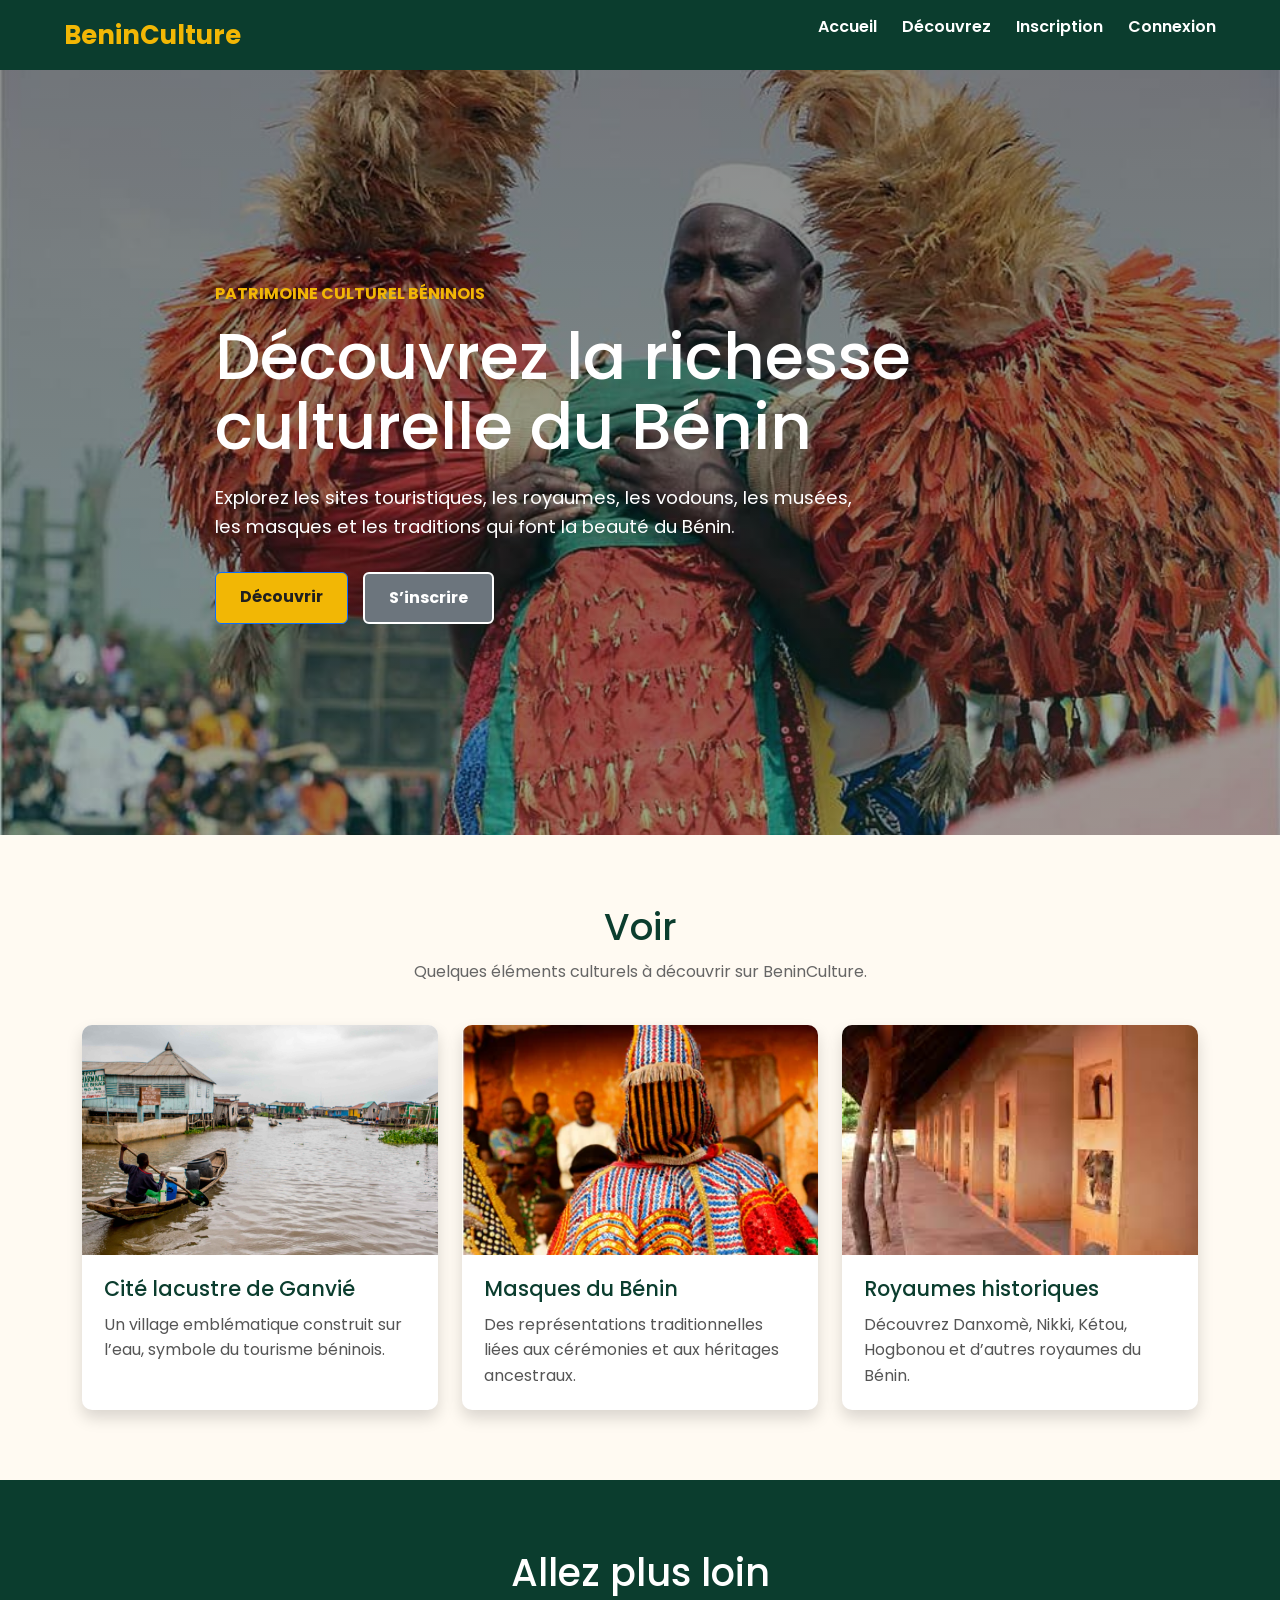
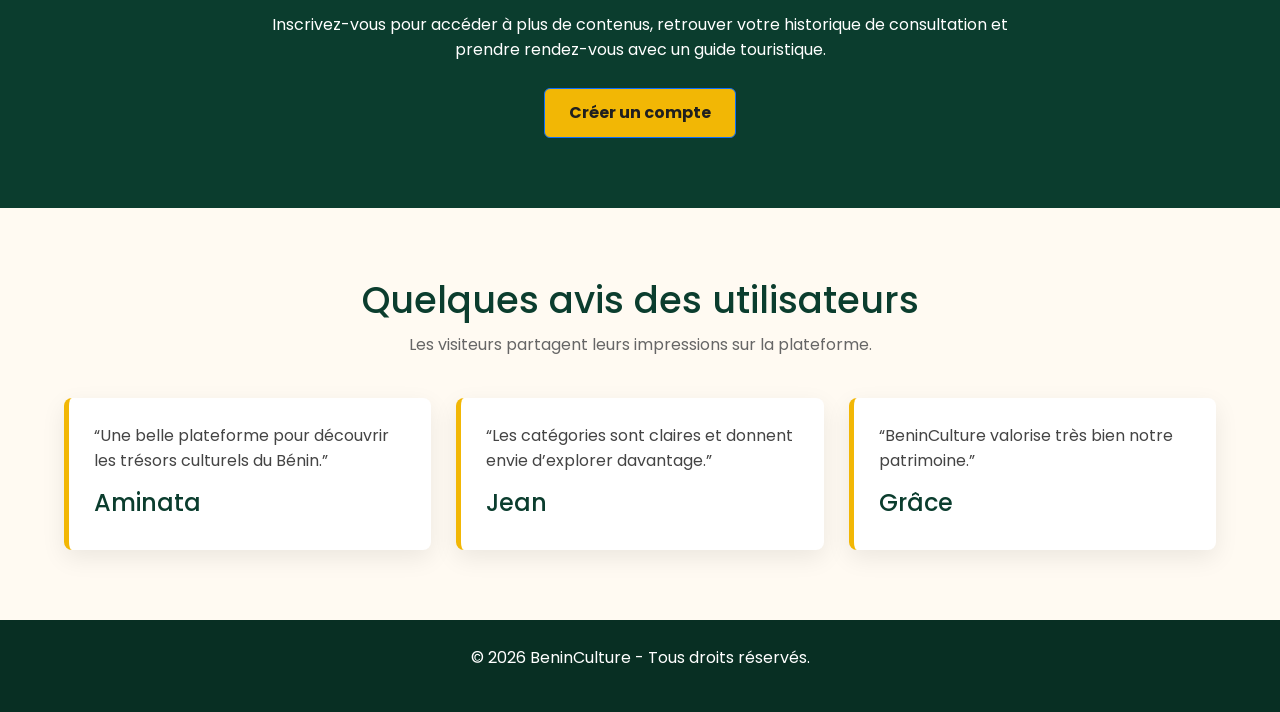
<file: index.html>
<!DOCTYPE html>
<html lang="fr">
<head>
    <meta charset="UTF-8">
    <meta name="viewport" content="width=device-width, initial-scale=1.0">
    <title>BeninCulture - Accueil</title>
    <link href="https://cdn.jsdelivr.net/npm/bootstrap@5.3.3/dist/css/bootstrap.min.css" rel="stylesheet">
    <link rel="preconnect" href="https://fonts.googleapis.com">
    <link rel="preconnect" href="https://fonts.gstatic.com" crossorigin>
    <link href="https://fonts.googleapis.com/css2?family=Poppins:wght@400;500;600;700;800&display=swap" rel="stylesheet">
    <link rel="stylesheet" href="assets/css/style.css">
    <link rel="stylesheet" href="assets/css/index.css"> 
</head>
<body>

<header class="header">
    <nav class="navbar">
        <a href="index.html" class="logo">BeninCulture</a>

        <ul class="nav-links">
            <li><a href="index.html">Accueil</a></li>

            <li class="dropdown">
                <a href="pages/decouvrir.html">Découvrez</a>
                <ul class="dropdown-menu">
                    <li><a href="pages/vodouns.html">Vodouns du Bénin</a></li>
                    <li><a href="pages/royaumes.html">Royaumes du Bénin</a></li>
                    <li><a href="pages/villes.html">Villes à statut particulières</a></li>
                    <li><a href="pages/sites.html">Sites touristiques</a></li>
                    <li><a href="pages/musees.html">Musées du Bénin</a></li>
                    <li><a href="pages/danses.html">Danses traditionnelles</a></li>
                    <li><a href="pages/masques.html">Masques du Bénin</a></li>
                </ul>
            </li>

            <li><a href="pages/inscription.html">Inscription</a></li>
            <li><a href="pages/connexion.html">Connexion</a></li>
        </ul>
    </nav>
</header>

<main>

    <section class="hero">
        <div class="hero-content">
            <span class="hero-label">Patrimoine culturel béninois</span>
            <h1>Découvrez la richesse culturelle du Bénin</h1>
            <p>
                Explorez les sites touristiques, les royaumes, les vodouns,
                les musées, les masques et les traditions qui font la beauté du Bénin.
            </p>

            <div class="hero-actions">
                <a href="pages/decouvrir.html" class="btn btn-primary">Découvrir</a>
                <a href="pages/inscription.html" class="btn btn-secondary">S’inscrire</a>
            </div>
        </div>
    </section>

    <section class="section voir-section">
    <div class="section-title">
        <h2>Voir</h2>
        <p>Quelques éléments culturels à découvrir sur BeninCulture.</p>
    </div>

    <div class="container">
        <div class="row g-4">
            <div class="col-12 col-md-4">
                <a href="pages/sites.html" class="card-link">
                <article class="card culture-card h-100 shadow">
                    <img src="assets/images/Les sites touristiques/Illustration-Ganvié.jpg" class="card-img-top" alt="Cité lacustre de Ganvié">
                    <div class="card-body">
                        <h3 class="card-title">Cité lacustre de Ganvié</h3>
                        <p class="card-text">
                            Un village emblématique construit sur l’eau, symbole du tourisme béninois.
                        </p>
                    </div>
                </article>
                </a>
            </div>

            <div class="col-12 col-md-4">
                <a href="pages/masques.html" class="card-link">
                    <article class="card culture-card h-100 shadow">
                        <img src="assets/images/Masques du Benin/Masque Egungun.webp" class="card-img-top" alt="Masque Egungun">
                        <div class="card-body">
                            <h3 class="card-title">Masques du Bénin</h3>
                            <p class="card-text">
                                Des représentations traditionnelles liées aux cérémonies et aux héritages ancestraux.
                            </p>
                        </div>
                    </article>
                </a>
            </div>

            <div class="col-12 col-md-4">
                <a href="pages/royaumes.html" class="card-link">
                    <article class="card culture-card h-100 shadow">
                        <img src="assets/images/Royaumes/Royaume de DANXOME.jpeg" class="card-img-top" alt="Palais royaux d’Abomey">
                        <div class="card-body">
                            <h3 class="card-title">Royaumes historiques</h3>
                            <p class="card-text">
                                Découvrez Danxomè, Nikki, Kétou, Hogbonou et d’autres royaumes du Bénin.
                            </p>
                        </div>
                    </article>
                </a>
            </div>

        </div>
    </div>
</section>

    <section class="section more-section">
        <div class="more-content">
            <h2>Allez plus loin</h2>
            <p>
                Inscrivez-vous pour accéder à plus de contenus, retrouver votre historique
                de consultation et prendre rendez-vous avec un guide touristique.
            </p>
            <a href="pages/inscription.html" class="btn btn-primary">Créer un compte</a>
        </div>
    </section>

    <section class="section avis-section">
        <div class="section-title">
            <h2>Quelques avis des utilisateurs</h2>
            <p>Les visiteurs partagent leurs impressions sur la plateforme.</p>
        </div>

        <div class="avis-list">
            <article class="avis-card">
                <p>
                    “Une belle plateforme pour découvrir les trésors culturels du Bénin.”
                </p>
                <h4>Aminata</h4>
            </article>

            <article class="avis-card">
                <p>
                    “Les catégories sont claires et donnent envie d’explorer davantage.”
                </p>
                <h4>Jean</h4>
            </article>

            <article class="avis-card">
                <p>
                    “BeninCulture valorise très bien notre patrimoine.”
                </p>
                <h4>Grâce</h4>
            </article>
        </div>
    </section>

</main>

<footer class="footer">
    <p>&copy; 2026 BeninCulture - Tous droits réservés.</p>
</footer>

</body>
</html>
</file>
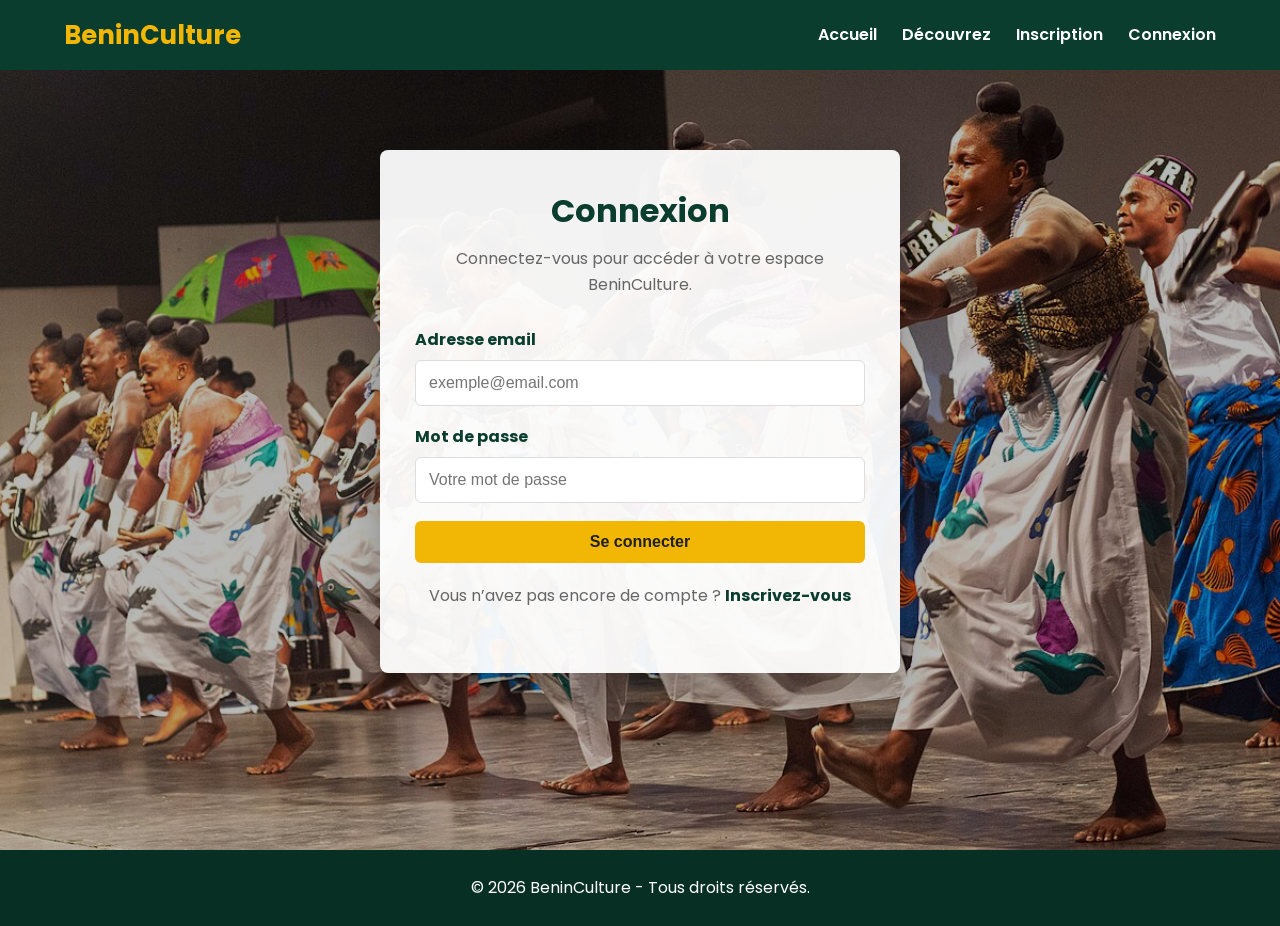
<file: Pages/connexion.html>
<!DOCTYPE html>
<html lang="fr">
<head>
    <meta charset="UTF-8">
    <meta name="viewport" content="width=device-width, initial-scale=1.0">
    <title>Connexion - BeninCulture</title>
    <link rel="preconnect" href="https://fonts.gstatic.com" crossorigin>
    <link href="https://fonts.googleapis.com/css2?family=Poppins:wght@400;500;600;700;800&display=swap" rel="stylesheet">
    <link rel="stylesheet" href="../assets/css/style.css">
    <link rel="stylesheet" href="../assets/css/connexion.css">
</head>
<body>

<header class="header">
    <nav class="navbar">
        <a href="../index.html" class="logo">BeninCulture</a>

        <ul class="nav-links">
            <li><a href="../index.html">Accueil</a></li>

            <li class="dropdown">
                <a href="decouvrir.html">Découvrez</a>
                <ul class="dropdown-menu">
                    <li><a href="vodouns.html">Vodouns du Bénin</a></li>
                    <li><a href="royaumes.html">Royaumes du Bénin</a></li>
                    <li><a href="villes.html">Villes particulières</a></li>
                    <li><a href="sites.html">Sites touristiques</a></li>
                    <li><a href="musees.html">Musées du Bénin</a></li>
                    <li><a href="danses.html">Danses traditionnelles</a></li>
                    <li><a href="masques.html">Masques du Bénin</a></li>
                </ul>
            </li>

            <li><a href="inscription.html">Inscription</a></li>
            <li><a href="connexion.html">Connexion</a></li>
        </ul>
    </nav>
</header>

<main>
    <section class="connexion-section">
        <div class="connexion-container">
            <h1>Connexion</h1>
            <p>Connectez-vous pour accéder à votre espace BeninCulture.</p>

            <form id="formConnexion">
                <div class="form-group">
                    <label for="emailConnexion">Adresse email</label>
                    <input type="email" id="emailConnexion" placeholder="exemple@email.com">
                    <small class="error-message" id="errorEmailConnexion"></small>
                </div>

                <div class="form-group">
                    <label for="motdepasseConnexion">Mot de passe</label>
                    <input type="password" id="motdepasseConnexion" placeholder="Votre mot de passe">
                    <small class="error-message" id="errorMotdepasseConnexion"></small>
                </div>

                <button type="submit" class="btn btn-primary form-btn">Se connecter</button>

                <p id="successConnexion" class="success-message"></p>
            </form>

            <p class="form-link">
                Vous n’avez pas encore de compte ?
                <a href="inscription.html">Inscrivez-vous</a>
            </p>
        </div>
    </section>
</main>

<footer class="footer">
    <p>&copy; 2026 BeninCulture - Tous droits réservés.</p>
</footer>

<script src="../assets/js/app.js"></script>
</body>
</html>
</file>
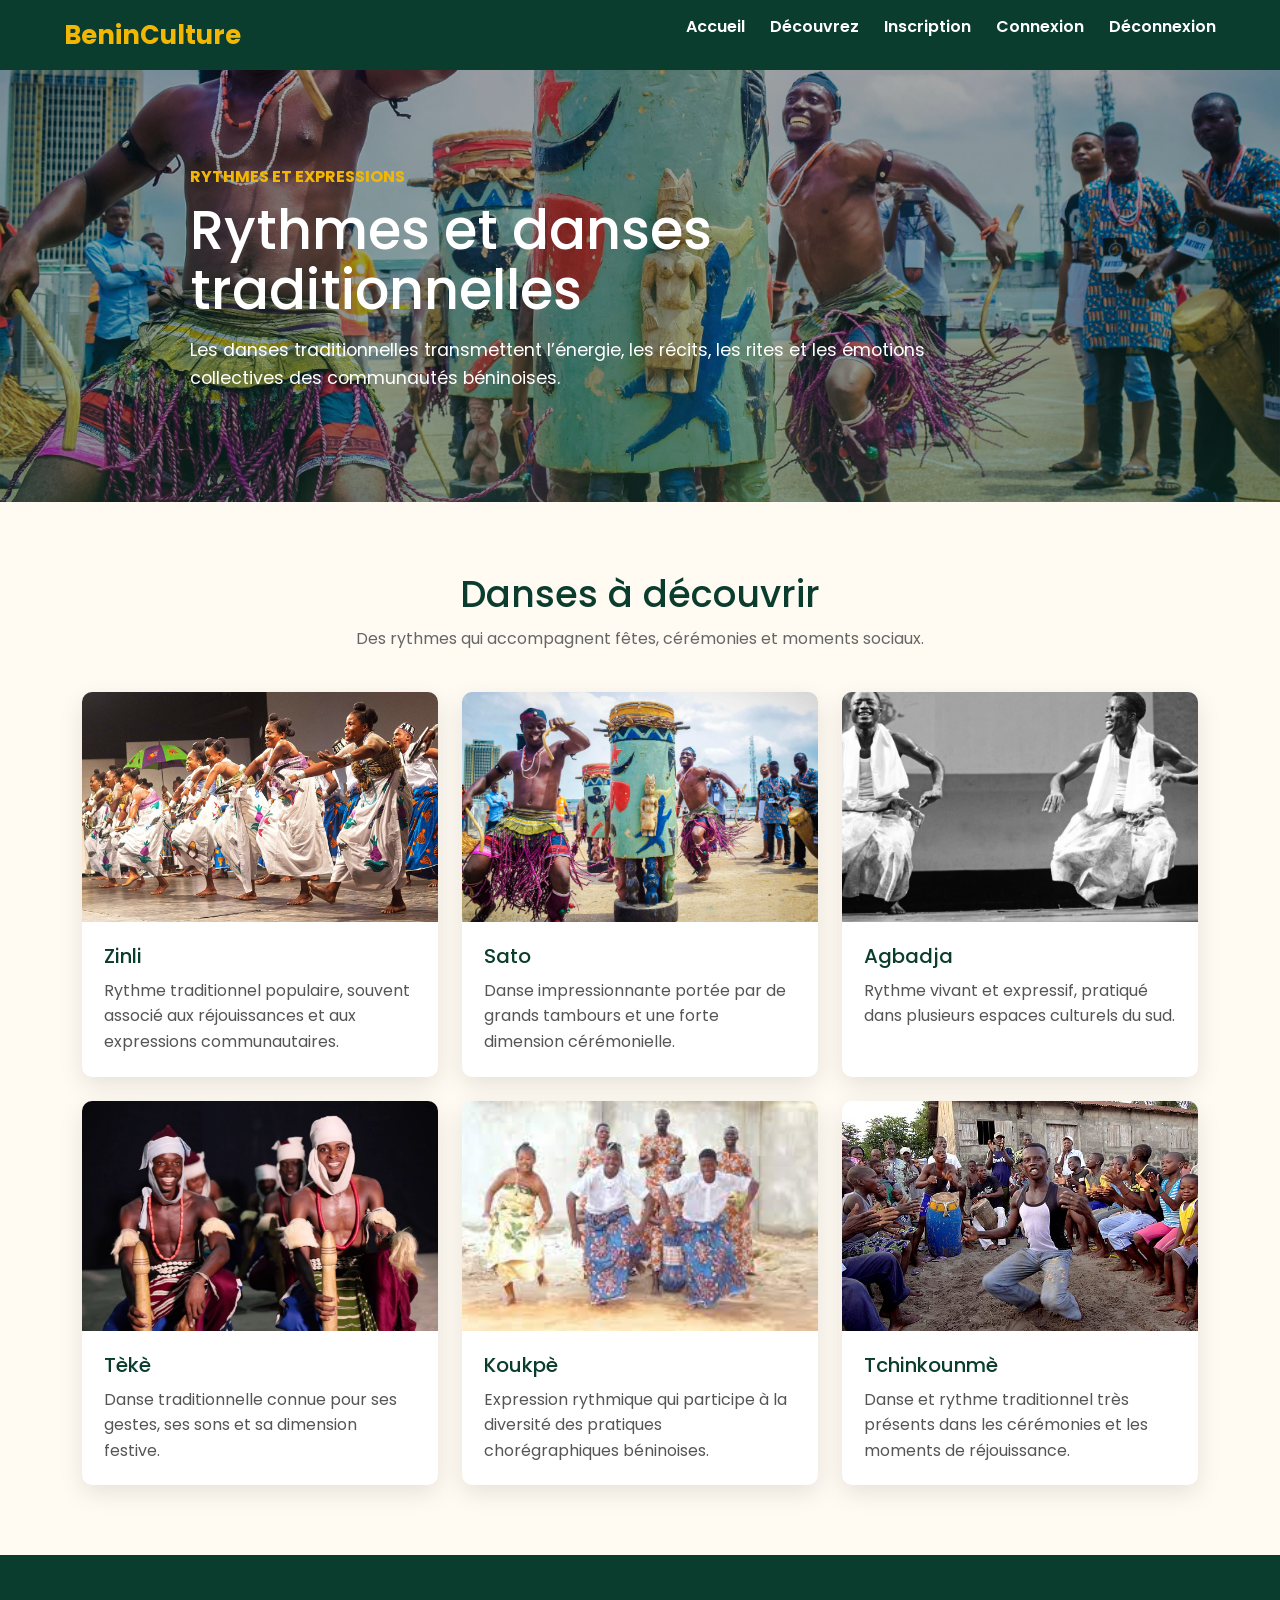
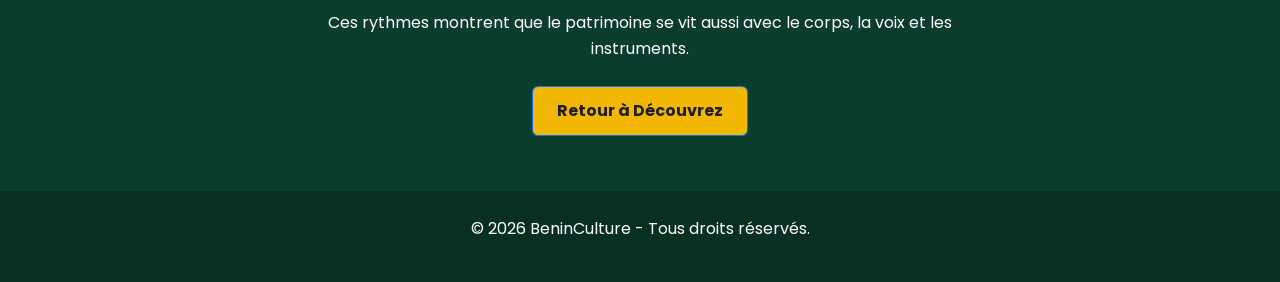
<file: Pages/danses.html>
<!DOCTYPE html>
<html lang="fr">
<head>
    <meta charset="UTF-8">
    <meta name="viewport" content="width=device-width, initial-scale=1.0">
    <title>Danses traditionnelles - BeninCulture</title>
    <link href="https://cdn.jsdelivr.net/npm/bootstrap@5.3.3/dist/css/bootstrap.min.css" rel="stylesheet">
    <link rel="preconnect" href="https://fonts.gstatic.com" crossorigin>
    <link href="https://fonts.googleapis.com/css2?family=Poppins:wght@400;500;600;700;800&display=swap" rel="stylesheet">
    <link rel="stylesheet" href="../assets/css/style.css">
    <link rel="stylesheet" href="../assets/css/culture.css">
</head>
<body>
<header class="header"><nav class="navbar"><a href="../index.html" class="logo">BeninCulture</a><ul class="nav-links"><li><a href="../index.html">Accueil</a></li><li class="dropdown"><a href="decouvrir.html">Découvrez</a><ul class="dropdown-menu"><li><a href="vodouns.html">Vodouns du Bénin</a></li><li><a href="royaumes.html">Royaumes du Bénin</a></li><li><a href="villes.html">Villes particulières</a></li><li><a href="sites.html">Sites touristiques</a></li><li><a href="musees.html">Musées du Bénin</a></li><li><a href="danses.html">Danses traditionnelles</a></li><li><a href="masques.html">Masques du Bénin</a></li></ul></li><li><a href="inscription.html">Inscription</a></li><li><a href="connexion.html">Connexion</a></li><li><a href="#" id="btnDeconnexion">Déconnexion</a></li></ul></nav></header>
<main>
    <section class="culture-hero" style="background-image: url('../assets/images/Rythmes et danses culturelles ou traditionnelles/Danse sato.jpg');"><div class="culture-hero-content"><span>Rythmes et expressions</span><h1>Rythmes et danses traditionnelles</h1><p>Les danses traditionnelles transmettent l’énergie, les récits, les rites et les émotions collectives des communautés béninoises.</p></div></section>
    <section class="culture-section"><div class="section-title"><h2>Danses à découvrir</h2><p>Des rythmes qui accompagnent fêtes, cérémonies et moments sociaux.</p></div><div class="container"><div class="row g-4">
        <div class="col-12 col-md-6 col-lg-4"><article class="card culture-card"><img src="../assets/images/Rythmes et danses culturelles ou traditionnelles/Danse_traditionnel_Zinli_au_Bénin.jpg" alt="Danse Zinli"><div class="card-body"><h3>Zinli</h3><p>Rythme traditionnel populaire, souvent associé aux réjouissances et aux expressions communautaires.</p></div></article></div>
        <div class="col-12 col-md-6 col-lg-4"><article class="card culture-card"><img src="../assets/images/Rythmes et danses culturelles ou traditionnelles/Danse sato.jpg" alt="Danse Sato"><div class="card-body"><h3>Sato</h3><p>Danse impressionnante portée par de grands tambours et une forte dimension cérémonielle.</p></div></article></div>
        <div class="col-12 col-md-6 col-lg-4"><article class="card culture-card"><img src="../assets/images/Rythmes et danses culturelles ou traditionnelles/Danse agbadja.jpg" alt="Danse Agbadja"><div class="card-body"><h3>Agbadja</h3><p>Rythme vivant et expressif, pratiqué dans plusieurs espaces culturels du sud.</p></div></article></div>
        <div class="col-12 col-md-6 col-lg-4"><article class="card culture-card"><img src="../assets/images/Rythmes et danses culturelles ou traditionnelles/Danse Tèkè.jpeg" alt="Danse Tèkè"><div class="card-body"><h3>Tèkè</h3><p>Danse traditionnelle connue pour ses gestes, ses sons et sa dimension festive.</p></div></article></div>
        <div class="col-12 col-md-6 col-lg-4"><article class="card culture-card"><img src="../assets/images/Rythmes et danses culturelles ou traditionnelles/Danse Koukpè.jpeg" alt="Danse Koukpè"><div class="card-body"><h3>Koukpè</h3><p>Expression rythmique qui participe à la diversité des pratiques chorégraphiques béninoises.</p></div></article></div>
        <div class="col-12 col-md-6 col-lg-4"><article class="card culture-card"><img src="../assets/images/Rythmes et danses culturelles ou traditionnelles/Danse Tchinkounmè.jpg" alt="Danse Tchinkounmè"><div class="card-body"><h3>Tchinkounmè</h3><p>Danse et rythme traditionnel très présents dans les cérémonies et les moments de réjouissance.</p></div></article></div>
    </div></div></section>
    <section class="culture-actions"><p>Ces rythmes montrent que le patrimoine se vit aussi avec le corps, la voix et les instruments.</p><a href="decouvrir.html" class="btn btn-primary">Retour à Découvrez</a></section>
</main>
<footer class="footer"><p>&copy; 2026 BeninCulture - Tous droits réservés.</p></footer><script src="../assets/js/app.js"></script>
</body>
</html>
</file>
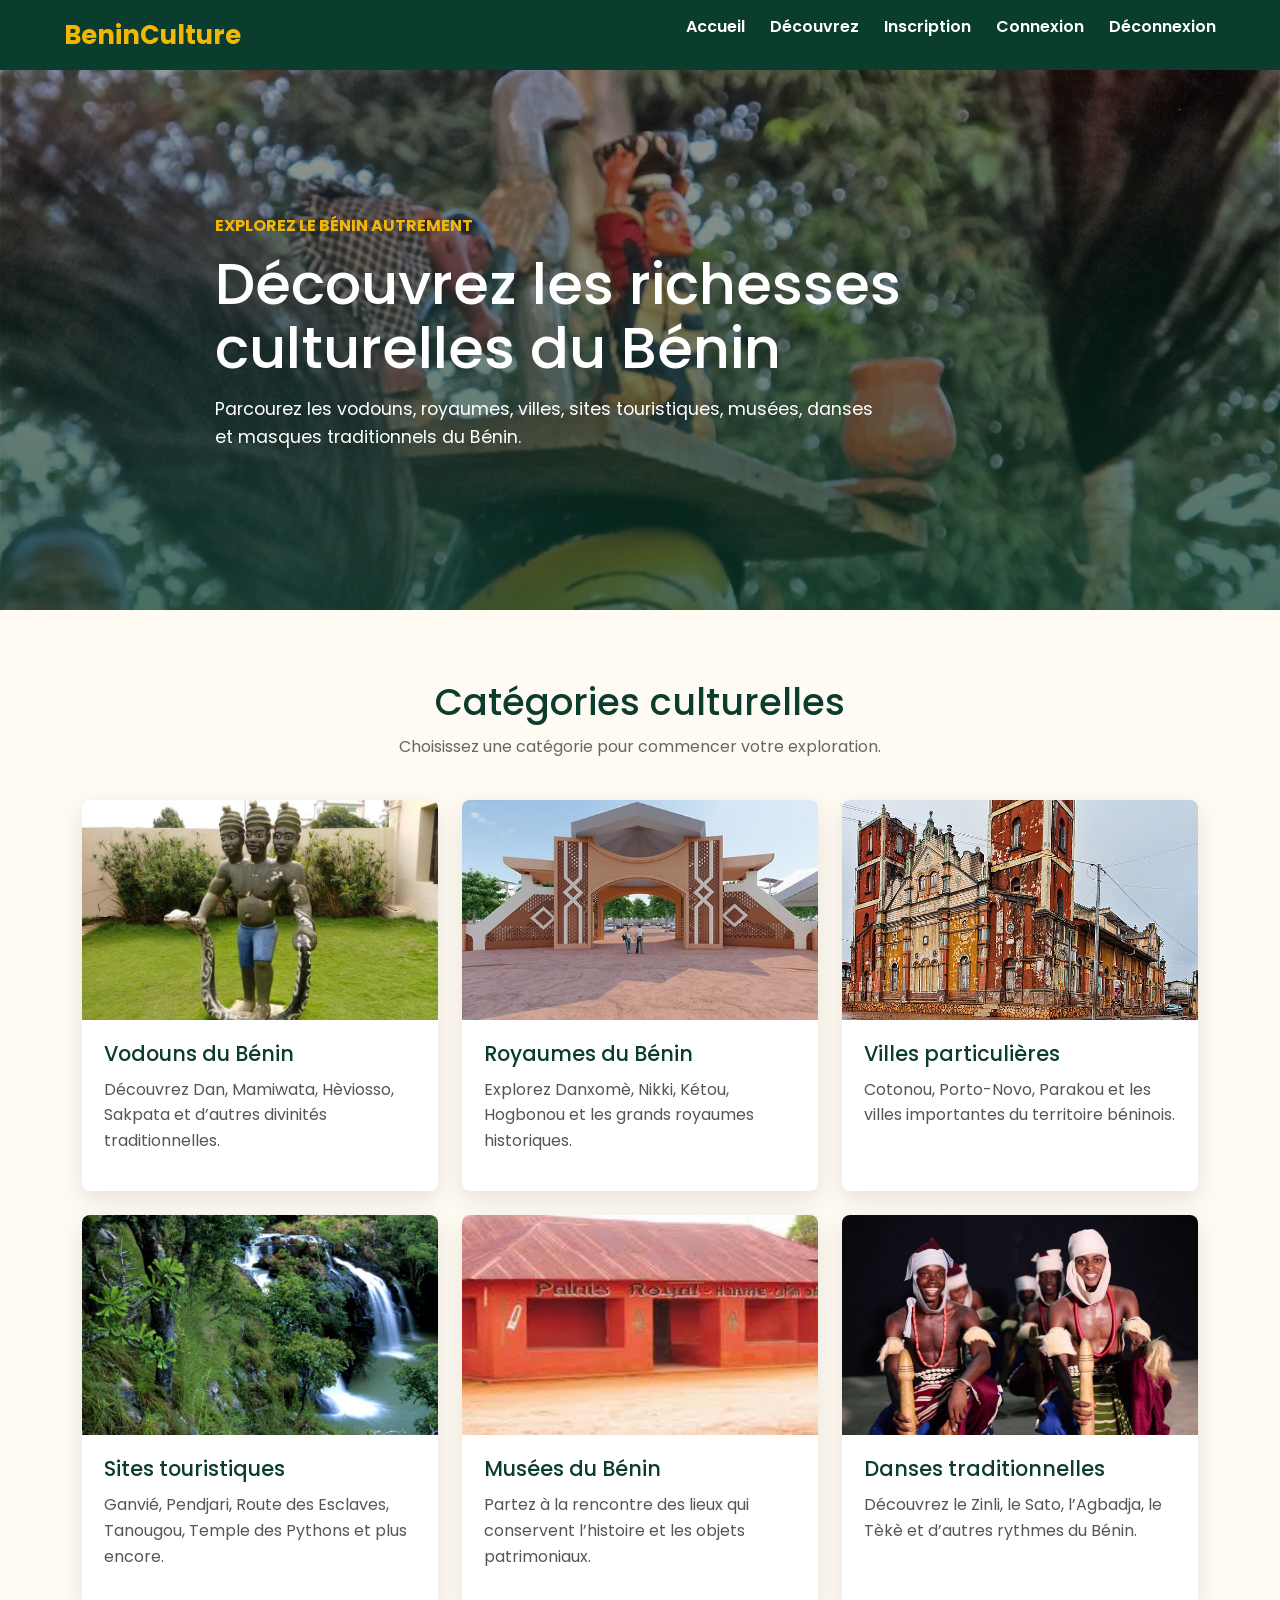
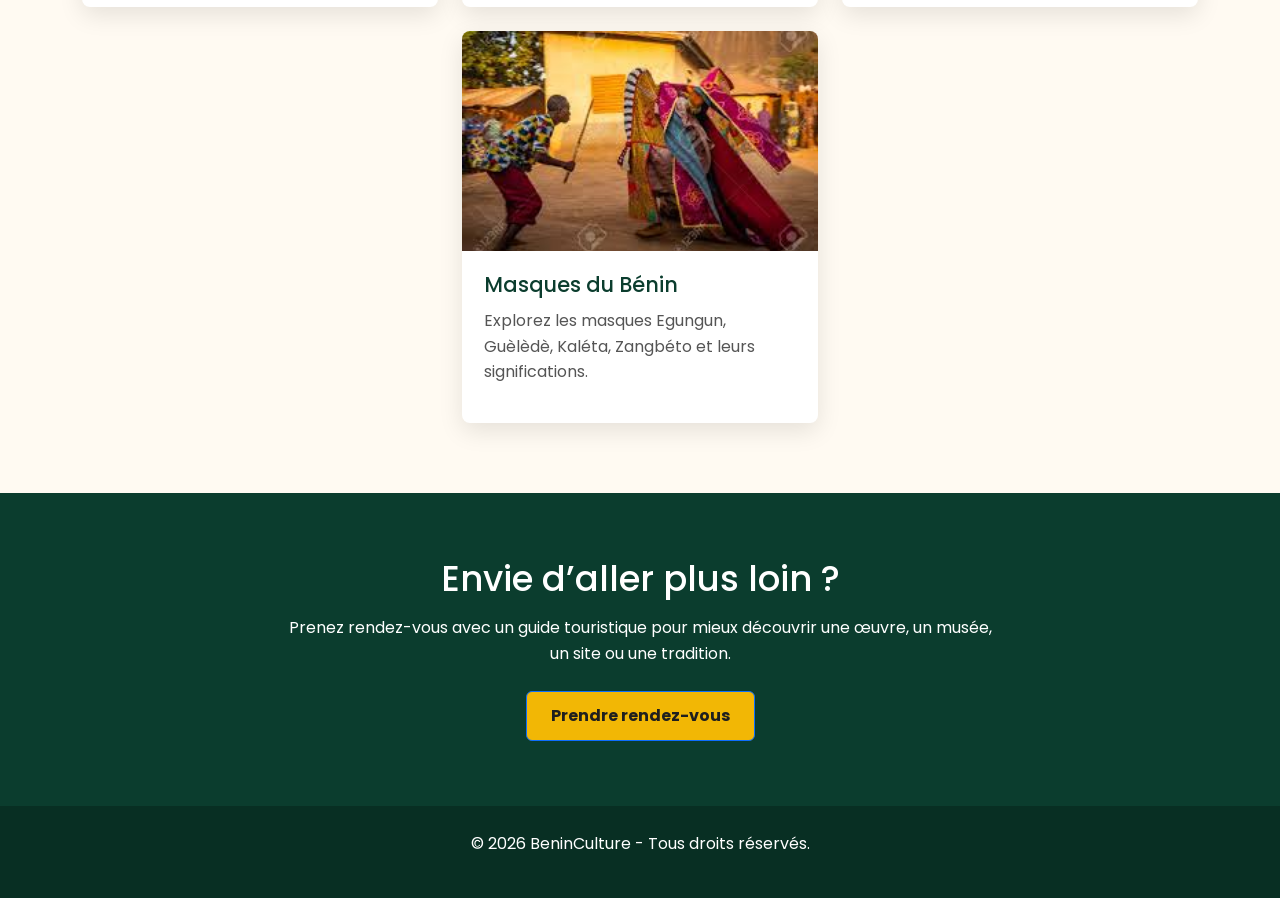
<file: Pages/decouvrir.html>
<!DOCTYPE html>
<html lang="fr">
<head>
    <meta charset="UTF-8">
    <meta name="viewport" content="width=device-width, initial-scale=1.0">
    <title>Découvrez - BeninCulture</title>
    <link href="https://cdn.jsdelivr.net/npm/bootstrap@5.3.3/dist/css/bootstrap.min.css" rel="stylesheet">
    <link rel="preconnect" href="https://fonts.gstatic.com" crossorigin>
    <link href="https://fonts.googleapis.com/css2?family=Poppins:wght@400;500;600;700;800&display=swap" rel="stylesheet">
    <link rel="stylesheet" href="../assets/css/style.css">
    <link rel="stylesheet" href="../assets/css/decouvrir.css">
</head>
<body>

<header class="header">
    <nav class="navbar">
        <a href="../index.html" class="logo">BeninCulture</a>
        <ul class="nav-links">
            <li><a href="../index.html">Accueil</a></li>
            <li class="dropdown">
                <a href="decouvrir.html">Découvrez</a>
                <ul class="dropdown-menu">
                    <li><a href="vodouns.html">Vodouns du Bénin</a></li>
                    <li><a href="royaumes.html">Royaumes du Bénin</a></li>
                    <li><a href="villes.html">Villes particulières</a></li>
                    <li><a href="sites.html">Sites touristiques</a></li>
                    <li><a href="musees.html">Musées du Bénin</a></li>
                    <li><a href="danses.html">Danses traditionnelles</a></li>
                    <li><a href="masques.html">Masques du Bénin</a></li>
                </ul>
            </li>
            <li><a href="inscription.html">Inscription</a></li>
            <li><a href="connexion.html">Connexion</a></li>
            <li><a href="#" id="btnDeconnexion">Déconnexion</a></li>
        </ul>
    </nav>
</header>

<main>
    <section class="decouvrir-hero">
        <div class="decouvrir-hero-content">
            <span>Explorez le Bénin autrement</span>
            <h1>Découvrez les richesses culturelles du Bénin</h1>
            <p>
                Parcourez les vodouns, royaumes, villes, sites touristiques,
                musées, danses et masques traditionnels du Bénin.
            </p>
        </div>
    </section>

    <section class="decouvrir-section">
        <div class="section-title">
            <h2>Catégories culturelles</h2>
            <p>Choisissez une catégorie pour commencer votre exploration.</p>
        </div>

        <div class="container">
            <div class="row g-4">
                <div class="col-12 col-md-6 col-lg-4">
                    <a href="vodouns.html" class="category-link">
                        <article class="category-card">
                            <img src="../assets/images/Vodouns/Dan.jpg" alt="Vodouns du Bénin">
                            <div class="category-content">
                                <h3>Vodouns du Bénin</h3>
                                <p>Découvrez Dan, Mamiwata, Hèviosso, Sakpata et d’autres divinités traditionnelles.</p>
                            </div>
                        </article>
                    </a>
                </div>

                <div class="col-12 col-md-6 col-lg-4">
                    <a href="royaumes.html" class="category-link">
                        <article class="category-card">
                            <img src="../assets/images/Royaumes/Nikki.avif" alt="Royaumes du Bénin">
                            <div class="category-content">
                                <h3>Royaumes du Bénin</h3>
                                <p>Explorez Danxomè, Nikki, Kétou, Hogbonou et les grands royaumes historiques.</p>
                            </div>
                        </article>
                    </a>
                </div>

                <div class="col-12 col-md-6 col-lg-4">
                    <a href="villes.html" class="category-link">
                        <article class="category-card">
                            <img src="../assets/images/Villes à statut particulier/Porto-Novo.jpg" alt="Villes du Bénin">
                            <div class="category-content">
                                <h3>Villes particulières</h3>
                                <p>Cotonou, Porto-Novo, Parakou et les villes importantes du territoire béninois.</p>
                            </div>
                        </article>
                    </a>
                </div>

                <div class="col-12 col-md-6 col-lg-4">
                    <a href="sites.html" class="category-link">
                        <article class="category-card">
                            <img src="../assets/images/Les sites touristiques/Chute de tanougou.jpg" alt="Sites touristiques">
                            <div class="category-content">
                                <h3>Sites touristiques</h3>
                                <p>Ganvié, Pendjari, Route des Esclaves, Tanougou, Temple des Pythons et plus encore.</p>
                            </div>
                        </article>
                    </a>
                </div>

                <div class="col-12 col-md-6 col-lg-4">
                    <a href="musees.html" class="category-link">
                        <article class="category-card">
                            <img src="../assets/images/Musées du Bénin/Musée Honmè.jpeg" alt="Musées du Bénin">
                            <div class="category-content">
                                <h3>Musées du Bénin</h3>
                                <p>Partez à la rencontre des lieux qui conservent l’histoire et les objets patrimoniaux.</p>
                            </div>
                        </article>
                    </a>
                </div>

                <div class="col-12 col-md-6 col-lg-4">
                    <a href="danses.html" class="category-link">
                        <article class="category-card">
                            <img src="../assets/images/Rythmes et danses culturelles ou traditionnelles/Danse Tèkè.jpeg" alt="Danses traditionnelles">
                            <div class="category-content">
                                <h3>Danses traditionnelles</h3>
                                <p>Découvrez le Zinli, le Sato, l’Agbadja, le Tèkè et d’autres rythmes du Bénin.</p>
                            </div>
                        </article>
                    </a>
                </div>

                <div class="col-12 col-md-6 col-lg-4 mx-auto">
                    <a href="masques.html" class="category-link">
                        <article class="category-card">
                            <img src="../assets/images/Masques du Benin/Masque Egungun1.jpeg" alt="Masques du Bénin">
                            <div class="category-content">
                                <h3>Masques du Bénin</h3>
                                <p>Explorez les masques Egungun, Guèlèdè, Kaléta, Zangbéto et leurs significations.</p>
                            </div>
                        </article>
                    </a>
                </div>
            </div>
        </div>
    </section>

    <section class="rendezvous-call">
        <div class="container">
            <h2>Envie d’aller plus loin ?</h2>
            <p>
                Prenez rendez-vous avec un guide touristique pour mieux découvrir une œuvre,
                un musée, un site ou une tradition.
            </p>
            <a href="rendezvous.html" class="btn btn-primary">Prendre rendez-vous</a>
        </div>
    </section>
</main>

<footer class="footer">
    <p>&copy; 2026 BeninCulture - Tous droits réservés.</p>
</footer>

<script src="../assets/js/app.js"></script>
</body>
</html>
</file>
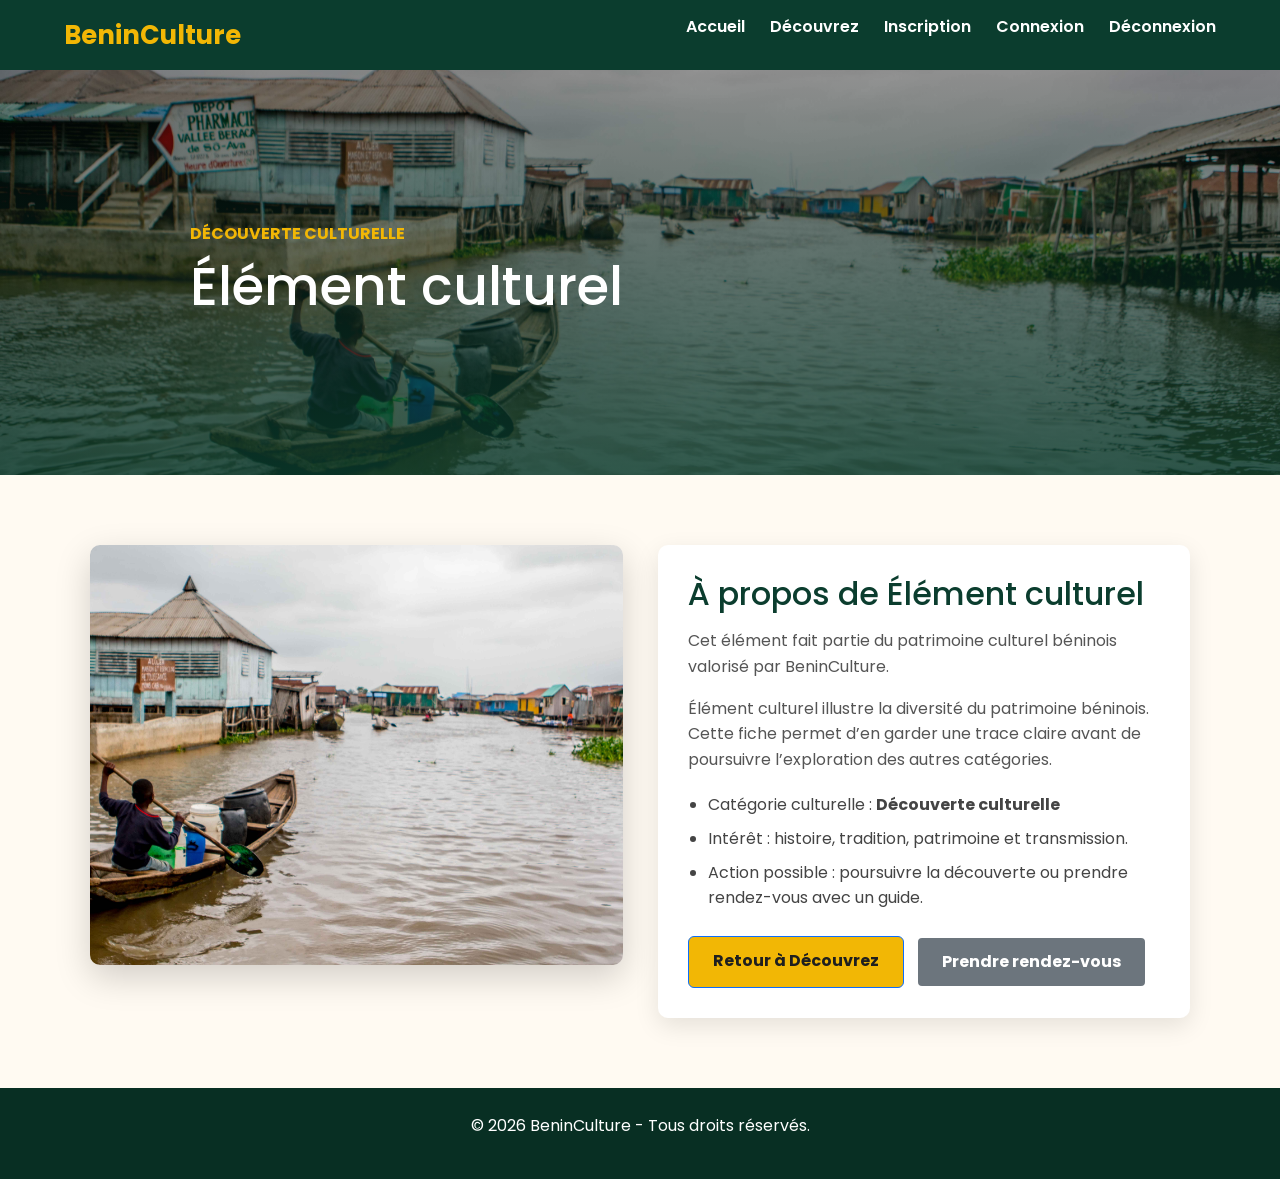
<file: Pages/details.html>
<!DOCTYPE html>
<html lang="fr">
<head>
    <meta charset="UTF-8">
    <meta name="viewport" content="width=device-width, initial-scale=1.0">
    <title>Détails - BeninCulture</title>
    <link href="https://cdn.jsdelivr.net/npm/bootstrap@5.3.3/dist/css/bootstrap.min.css" rel="stylesheet">
    <link rel="preconnect" href="https://fonts.gstatic.com" crossorigin>
    <link href="https://fonts.googleapis.com/css2?family=Poppins:wght@400;500;600;700;800&display=swap" rel="stylesheet">
    <link rel="stylesheet" href="../assets/css/style.css">
    <link rel="stylesheet" href="../assets/css/details.css">
</head>
<body>

<header class="header">
    <nav class="navbar">
        <a href="../index.html" class="logo">BeninCulture</a>
        <ul class="nav-links">
            <li><a href="../index.html">Accueil</a></li>
            <li class="dropdown">
                <a href="decouvrir.html">Découvrez</a>
                <ul class="dropdown-menu">
                    <li><a href="vodouns.html">Vodouns du Bénin</a></li>
                    <li><a href="royaumes.html">Royaumes du Bénin</a></li>
                    <li><a href="villes.html">Villes particulières</a></li>
                    <li><a href="sites.html">Sites touristiques</a></li>
                    <li><a href="musees.html">Musées du Bénin</a></li>
                    <li><a href="danses.html">Danses traditionnelles</a></li>
                    <li><a href="masques.html">Masques du Bénin</a></li>
                </ul>
            </li>
            <li><a href="inscription.html">Inscription</a></li>
            <li><a href="connexion.html">Connexion</a></li>
            <li><a href="#" id="btnDeconnexion">Déconnexion</a></li>
        </ul>
    </nav>
</header>

<main>
    <section class="details-hero">
        <div class="details-hero-content">
            <span id="detailCategory">Découverte culturelle</span>
            <h1 id="detailTitle">Détail culturel</h1>
        </div>
    </section>

    <section class="details-section">
        <div class="details-layout">
            <div class="details-image">
                <img id="detailImage" src="../assets/images/Les sites touristiques/Illustration-Ganvié.jpg" alt="Image de détail">
            </div>

            <article class="details-content">
                <h2 id="detailSubtitle">Présentation</h2>
                <p id="detailDescription">
                    Cette fiche présente un élément du patrimoine culturel béninois.
                </p>
                <p id="detailExtra">
                    Il fait partie des richesses que BeninCulture souhaite valoriser à travers une exploration simple, visuelle et accessible.
                </p>

                <ul class="details-list">
                    <li>Catégorie culturelle : <strong id="detailCategoryName">BeninCulture</strong></li>
                    <li>Intérêt : histoire, tradition, patrimoine et transmission.</li>
                    <li>Action possible : poursuivre la découverte ou prendre rendez-vous avec un guide.</li>
                </ul>

                <div class="details-actions">
                    <a href="decouvrir.html" class="btn btn-primary">Retour à Découvrez</a>
                    <a href="rendezvous.html" class="btn btn-secondary">Prendre rendez-vous</a>
                </div>
            </article>
        </div>
    </section>
</main>

<footer class="footer">
    <p>&copy; 2026 BeninCulture - Tous droits réservés.</p>
</footer>

<script src="../assets/js/app.js"></script>
</body>
</html>
</file>
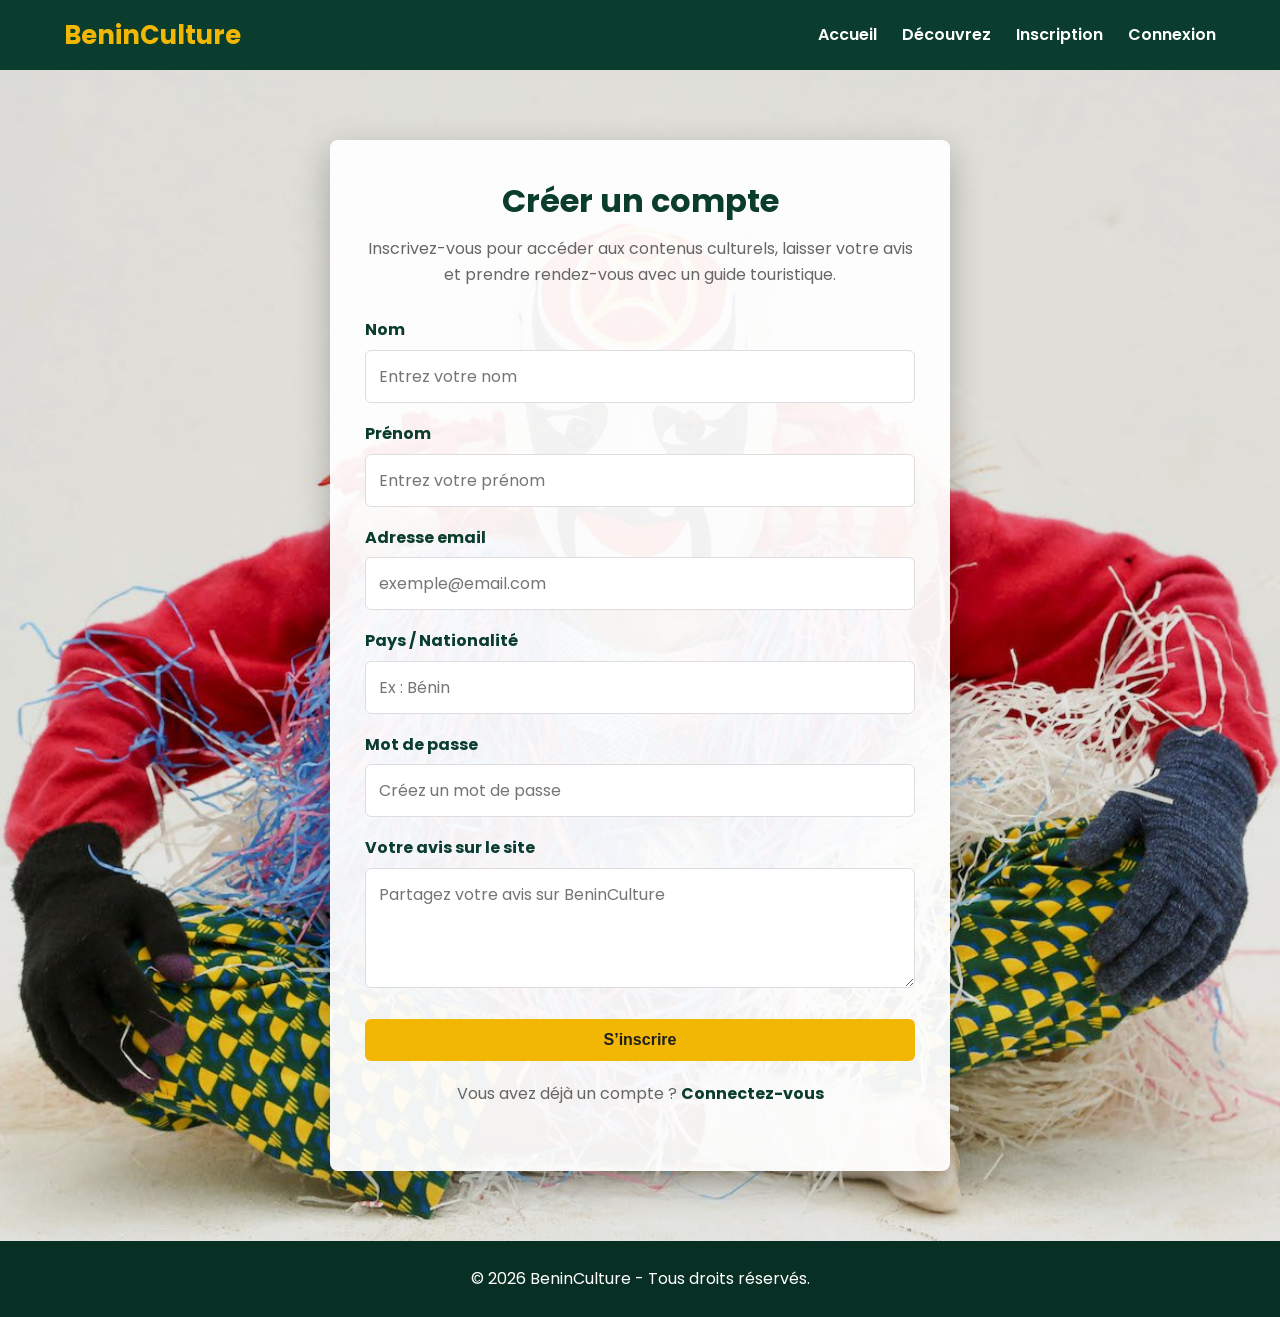
<file: Pages/inscription.html>
<!DOCTYPE html>
<html lang="fr">
<head>
    <meta charset="UTF-8">
    <meta name="viewport" content="width=device-width, initial-scale=1.0">
    <title>Inscription - BeninCulture</title>
    <link rel="preconnect" href="https://fonts.gstatic.com" crossorigin>
    <link href="https://fonts.googleapis.com/css2?family=Poppins:wght@400;500;600;700;800&display=swap" rel="stylesheet">
    <link rel="stylesheet" href="../assets/css/style.css">
    <link rel="stylesheet" href="../assets/css/inscription.css">
</head>
<body>  

<header class="header">
    <nav class="navbar">
        <a href="../index.html" class="logo">BeninCulture</a>

        <ul class="nav-links">
            <li><a href="../index.html">Accueil</a></li>

            <li class="dropdown">
                <a href="decouvrir.html">Découvrez</a>
                <ul class="dropdown-menu">
                    <li><a href="vodouns.html">Vodouns du Bénin</a></li>
                    <li><a href="royaumes.html">Royaumes du Bénin</a></li>
                    <li><a href="villes.html">Villes particulières</a></li>
                    <li><a href="sites.html">Sites touristiques</a></li>
                    <li><a href="musees.html">Musées du Bénin</a></li>
                    <li><a href="danses.html">Danses traditionnelles</a></li>
                    <li><a href="masques.html">Masques du Bénin</a></li>
                </ul>
            </li>

            <li><a href="inscription.html">Inscription</a></li>
            <li><a href="connexion.html">Connexion</a></li>
        </ul>
    </nav>
</header>

<main>

    <section class="inscription-section">
        <div class="inscription-container">
            <h1>Créer un compte</h1>
            <p>
                Inscrivez-vous pour accéder aux contenus culturels,
                laisser votre avis et prendre rendez-vous avec un guide touristique.
            </p>

            <form id="formInscription">
                <div class="form-group">
                    <label for="nom">Nom</label>
                    <input type="text" id="nom" name="nom" placeholder="Entrez votre nom">
                    <small class="error-message" id="errorNom"></small>
                </div>

                <div class="form-group">
                    <label for="prenom">Prénom</label>
                    <input type="text" id="prenom" name="prenom" placeholder="Entrez votre prénom">
                    <small class="error-message" id="errorPrenom"></small>
                </div>

                <div class="form-group">
                    <label for="email">Adresse email</label>
                    <input type="email" id="email" name="email" placeholder="exemple@email.com">
                    <small class="error-message" id="errorEmail"></small>
                </div>

                <div class="form-group">
                    <label for="pays">Pays / Nationalité</label>
                    <input type="text" id="pays" name="pays" placeholder="Ex : Bénin">
                    <small class="error-message" id="errorPays"></small>
                </div>

                <div class="form-group">
                    <label for="motdepasse">Mot de passe</label>
                    <input type="password" id="motdepasse" name="motdepasse" placeholder="Créez un mot de passe">
                    <small class="error-message" id="errorMotdepasse"></small>
                </div>

                <div class="form-group">
                    <label for="avis">Votre avis sur le site</label>
                    <textarea id="avis" name="avis" placeholder="Partagez votre avis sur BeninCulture"></textarea>
                </div>

                <button type="submit" class="btn btn-primary form-btn">S’inscrire</button>

                <p id="successMessage" class="success-message"></p>
            </form>

            <p class="form-link">
                Vous avez déjà un compte ?
                <a href="connexion.html">Connectez-vous</a>
            </p>
        </div>
    </section>

</main>

<footer class="footer">
    <p>&copy; 2026 BeninCulture - Tous droits réservés.</p>
</footer>

<script src="../assets/js/app.js"></script>
</body>
</html>
</file>
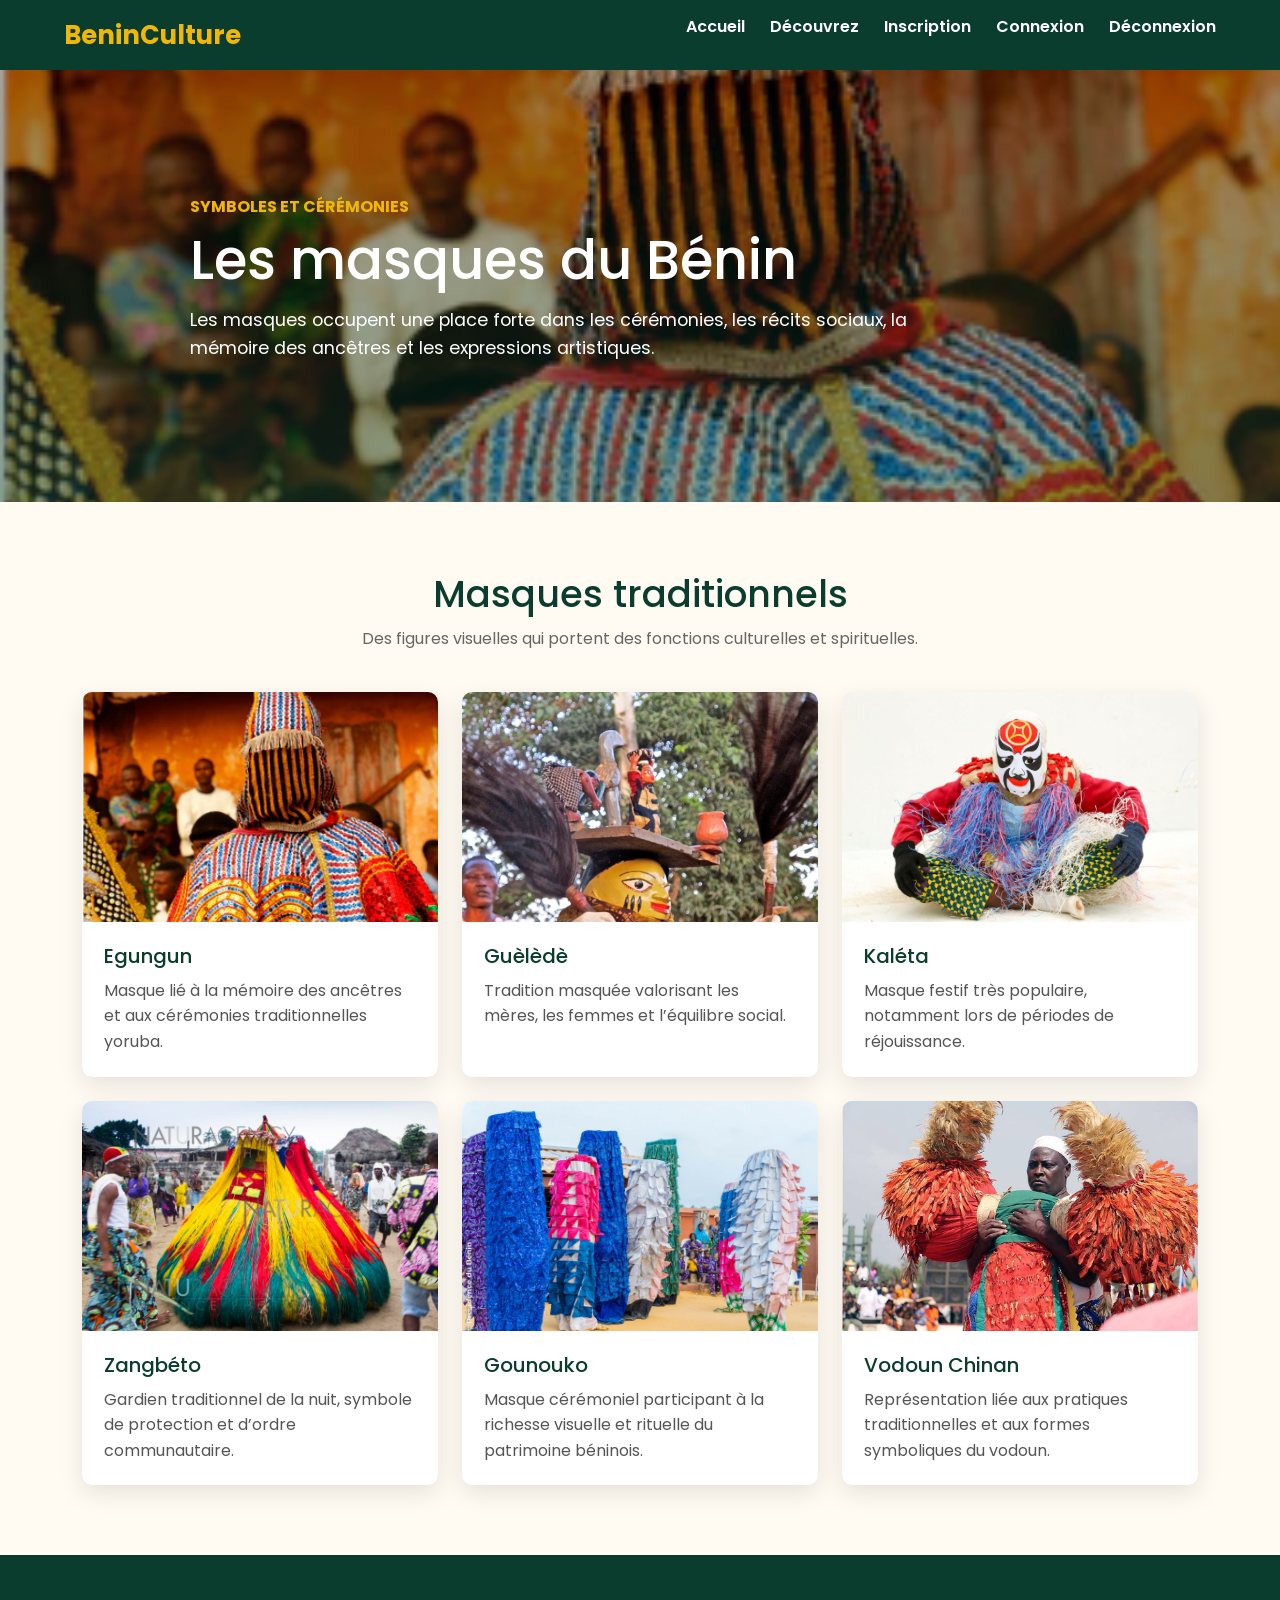
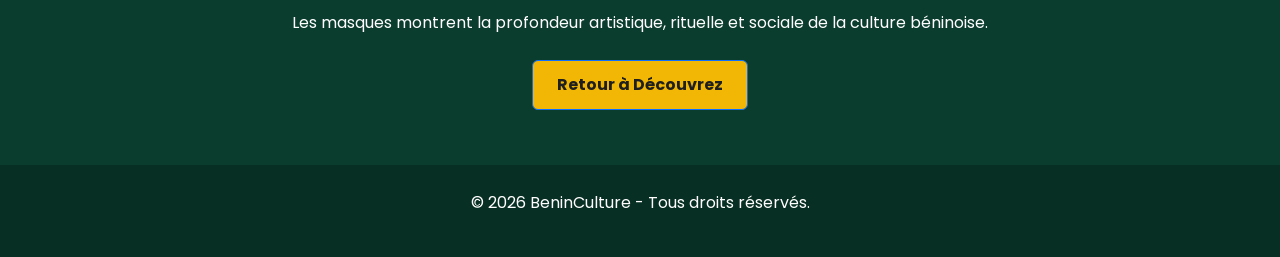
<file: Pages/masques.html>
<!DOCTYPE html>
<html lang="fr">
<head>
    <meta charset="UTF-8">
    <meta name="viewport" content="width=device-width, initial-scale=1.0">
    <title>Masques du Bénin - BeninCulture</title>
    <link href="https://cdn.jsdelivr.net/npm/bootstrap@5.3.3/dist/css/bootstrap.min.css" rel="stylesheet">
    <link rel="preconnect" href="https://fonts.gstatic.com" crossorigin>
    <link href="https://fonts.googleapis.com/css2?family=Poppins:wght@400;500;600;700;800&display=swap" rel="stylesheet">
    <link rel="stylesheet" href="../assets/css/style.css">
    <link rel="stylesheet" href="../assets/css/culture.css">
</head>
<body>
<header class="header"><nav class="navbar"><a href="../index.html" class="logo">BeninCulture</a><ul class="nav-links"><li><a href="../index.html">Accueil</a></li><li class="dropdown"><a href="decouvrir.html">Découvrez</a><ul class="dropdown-menu"><li><a href="vodouns.html">Vodouns du Bénin</a></li><li><a href="royaumes.html">Royaumes du Bénin</a></li><li><a href="villes.html">Villes particulières</a></li><li><a href="sites.html">Sites touristiques</a></li><li><a href="musees.html">Musées du Bénin</a></li><li><a href="danses.html">Danses traditionnelles</a></li><li><a href="masques.html">Masques du Bénin</a></li></ul></li><li><a href="inscription.html">Inscription</a></li><li><a href="connexion.html">Connexion</a></li><li><a href="#" id="btnDeconnexion">Déconnexion</a></li></ul></nav></header>
<main>
    <section class="culture-hero" style="background-image: url('../assets/images/Masques du Benin/Masque Egungun.webp');"><div class="culture-hero-content"><span>Symboles et cérémonies</span><h1>Les masques du Bénin</h1><p>Les masques occupent une place forte dans les cérémonies, les récits sociaux, la mémoire des ancêtres et les expressions artistiques.</p></div></section>
    <section class="culture-section"><div class="section-title"><h2>Masques traditionnels</h2><p>Des figures visuelles qui portent des fonctions culturelles et spirituelles.</p></div><div class="container"><div class="row g-4">
        <div class="col-12 col-md-6 col-lg-4"><article class="card culture-card"><img src="../assets/images/Masques du Benin/Masque Egungun.webp" alt="Masque Egungun"><div class="card-body"><h3>Egungun</h3><p>Masque lié à la mémoire des ancêtres et aux cérémonies traditionnelles yoruba.</p></div></article></div>
        <div class="col-12 col-md-6 col-lg-4"><article class="card culture-card"><img src="../assets/images/Masques du Benin/Masque guèlèdè.jpg" alt="Masque Guèlèdè"><div class="card-body"><h3>Guèlèdè</h3><p>Tradition masquée valorisant les mères, les femmes et l’équilibre social.</p></div></article></div>
        <div class="col-12 col-md-6 col-lg-4"><article class="card culture-card"><img src="../assets/images/Masques du Benin/Masque kaléta.jpg" alt="Masque Kaléta"><div class="card-body"><h3>Kaléta</h3><p>Masque festif très populaire, notamment lors de périodes de réjouissance.</p></div></article></div>
        <div class="col-12 col-md-6 col-lg-4"><article class="card culture-card"><img src="../assets/images/Masques du Benin/Masque zangbéto.jpg" alt="Masque Zangbéto"><div class="card-body"><h3>Zangbéto</h3><p>Gardien traditionnel de la nuit, symbole de protection et d’ordre communautaire.</p></div></article></div>
        <div class="col-12 col-md-6 col-lg-4"><article class="card culture-card"><img src="../assets/images/Masques du Benin/Masque gounouko.jpg" alt="Masque Gounouko"><div class="card-body"><h3>Gounouko</h3><p>Masque cérémoniel participant à la richesse visuelle et rituelle du patrimoine béninois.</p></div></article></div>
        <div class="col-12 col-md-6 col-lg-4"><article class="card culture-card"><img src="../assets/images/Masques du Benin/Vodoun chinan.jpg" alt="Vodoun Chinan"><div class="card-body"><h3>Vodoun Chinan</h3><p>Représentation liée aux pratiques traditionnelles et aux formes symboliques du vodoun.</p></div></article></div>
    </div></div></section>
    <section class="culture-actions"><p>Les masques montrent la profondeur artistique, rituelle et sociale de la culture béninoise.</p><a href="decouvrir.html" class="btn btn-primary">Retour à Découvrez</a></section>
</main>
<footer class="footer"><p>&copy; 2026 BeninCulture - Tous droits réservés.</p></footer><script src="../assets/js/app.js"></script>
</body>
</html>
</file>
<file: assets/css/style.css>
* {
    margin: 0;
    padding: 0;
    box-sizing: border-box;
}

body {
    font-family:  "Poppins", Arial, sans-serif;
    background-color: #fffaf2;
    color: #222;
    line-height: 1.6;
}

a {
    text-decoration: none;
    color: inherit;
}

img {
    width: 100%;
    display: block;
}

/* HEADER */

.header {
    background-color: #0b3d2e;
    color: white;
    position: sticky;
    top: 0;
    z-index: 1000;
}

.navbar {
    width: 90%;
    max-width: 1200px;
    margin: auto;
    min-height: 70px;
    display: flex;
    justify-content: space-between;
    align-items: center;
}

.logo {
    font-size: 1.6rem;
    font-weight: bold;
    color: #f2b705;
}

.nav-links {
    list-style: none;
    display: flex;
    align-items: center;
    gap: 25px;
}

.nav-links a {
    font-weight: 600;
    transition: color 0.3s;
}

.nav-links a:hover {
    color: #f2b705;
}

/* MENU DEROULANT */

.dropdown {
    position: relative;
}

.dropdown-menu {
    display: none;
    position: absolute;
    top: 100%;
    left: 0;
    min-width: 230px;
    background-color: white;
    color: #222;
    list-style: none;
    box-shadow: 0 8px 25px rgba(0, 0, 0, 0.15);
    border-radius: 6px;
    overflow: hidden;
}

.dropdown-menu li a {
    display: block;
    padding: 12px 15px;
}

.dropdown-menu li a:hover {
    background-color: #f6ead2;
    color: #0b3d2e;
}

.dropdown:hover .dropdown-menu {
    display: block;
}

/* BOUTONS */

.btn {
    display: inline-block;
    padding: 12px 24px;
    border-radius: 6px;
    font-weight: bold;
    transition: 0.3s;
}

.btn-primary {
    background-color: #f2b705;
    color: #1f1f1f;
}

.btn-primary:hover {
    background-color: #d99b00;
}

.btn-secondary {
    border: 2px solid white;
    color: white;
}

.btn-secondary:hover {
    background-color: white;
    color: #0b3d2e;
}

/* SECTIONS COMMUNES */

.section {
    width: 90%;
    max-width: 1200px;
    margin: auto;
    padding: 70px 0;
}

.section-title {
    text-align: center;
    margin-bottom: 40px;
}

.section-title h2 {
    font-size: 2.3rem;
    color: #0b3d2e;
    margin-bottom: 10px;
}

.section-title p {
    color: #666;
}

/* FOOTER */

.footer {
    background-color: #082f23;
    color: white;
    text-align: center;
    padding: 25px;
}

/* RESPONSIVE COMMUN */

@media screen and (max-width: 900px) {
    .navbar {
        flex-direction: column;
        padding: 15px 0;
        gap: 15px;
    }

    .nav-links {
        flex-wrap: wrap;
        justify-content: center;
        gap: 15px;
    }
}

@media screen and (max-width: 600px) {
    .dropdown-menu {
        position: static;
        margin-top: 10px;
    }
}
</file>
<file: assets/css/index.css>
/* HERO */

.hero {
    min-height: 85vh;
    background:
        linear-gradient(rgba(0, 0, 0, 0.45), rgba(11, 61, 46, 0.40)),
        url("../images/Masques du Benin/Vodoun chinan.jpg") center/cover no-repeat;
    display: flex;
    align-items: center;
    color: white;
}

.hero-content {
    width: 90%;
    max-width: 850px;
    margin: auto;
}

.hero-label {
    display: inline-block;
    color: #f2b705;
    font-weight: bold;
    text-transform: uppercase;
    margin-bottom: 15px;
}

.hero h1 {
    font-size: 4rem;
    line-height: 1.1;
    margin-bottom: 20px;
}

.hero p {
    max-width: 650px;
    font-size: 1.15rem;
    margin-bottom: 30px;
}

.hero-actions {
    display: flex;
    gap: 15px;
    flex-wrap: wrap;
}

/* SECTION VOIR */

.culture-card {
    border: none;
    border-radius: 10px;
    overflow: hidden;
    transition: transform 0.3s ease, box-shadow 0.3s ease;
}

.culture-card:hover {
    transform: translateY(-10px);
    box-shadow: 0 15px 35px rgba(0, 0, 0, 0.2) /**!important**/;
}

.culture-card .card-img-top {
    height: 230px;
    object-fit: cover;
}

.culture-card .card-body {
    padding: 22px;
}

.culture-card .card-title {
    color: #0b3d2e;
    font-size: 1.3rem;
    margin-bottom: 10px;
}

.culture-card .card-text {
    color: #555;
}

/* SECTION ALLEZ PLUS LOIN */

.more-section {
    width: 100%;
    max-width: none;
    background-color: #0b3d2e;
    color: white;
    text-align: center;
}

.more-content {
    width: 90%;
    max-width: 800px;
    margin: auto;
}

.more-content h2 {
    font-size: 2.4rem;
    margin-bottom: 15px;
}

.more-content p {
    margin-bottom: 25px;
}

/* SECTION AVIS */

.avis-list {
    display: grid;
    grid-template-columns: repeat(3, 1fr);
    gap: 25px;
}

.avis-card {
    background-color: white;
    padding: 25px;
    border-left: 5px solid #f2b705;
    border-radius: 8px;
    box-shadow: 0 8px 25px rgba(0, 0, 0, 0.08);
}

.avis-card p {
    margin-bottom: 15px;
    color: #444;
}

.avis-card h4 {
    color: #0b3d2e;
}

/* RESPONSIVE ACCUEIL */

@media screen and (max-width: 900px) {
    .hero h1 {
        font-size: 2.8rem;
    }

    .cards,
    .avis-list {
        grid-template-columns: 1fr 1fr;
    }
}

@media screen and (max-width: 600px) {
    .hero {
        min-height: 75vh;
    }

    .hero h1 {
        font-size: 2.2rem;
    }

    .hero p {
        font-size: 1rem;
    }

    .cards,
    .avis-list {
        grid-template-columns: 1fr;
    }
}
</file>
<file: assets/css/connexion.css>
.connexion-section {
    min-height: calc(100vh - 120px);
    padding: 80px 20px;
    background:
        linear-gradient(rgba(0, 0, 0, 0.28), rgba(0, 0, 0, 0.28)),
        url("../images/Rythmes et danses culturelles ou traditionnelles/Danse_traditionnel_Zinli_au_Bénin.jpg") center/cover no-repeat;
}

.connexion-container {
    max-width: 520px;
    margin: auto;
    background-color: rgba(255, 255, 255, 0.94);
    padding: 35px;
    border-radius: 8px;
    box-shadow: 0 12px 35px rgba(0, 0, 0, 0.25);
}

.connexion-container h1 {
    text-align: center;
    color: #0b3d2e;
    margin-bottom: 10px;
    font-size: 2rem;
}

.connexion-container > p {
    text-align: center;
    color: #666;
    margin-bottom: 30px;
}

.form-group {
    margin-bottom: 18px;
}

.form-group label {
    display: block;
    font-weight: bold;
    margin-bottom: 7px;
    color: #0b3d2e;
}

.form-group input {
    width: 100%;
    padding: 13px;
    border: 1px solid #ddd;
    border-radius: 6px;
    font-size: 1rem;
}

.form-group input:focus {
    outline: none;
    border-color: #0b3d2e;
    box-shadow: 0 0 0 2px rgba(11, 61, 46, 0.12);
}

.form-btn {
    width: 100%;
    border: none;
    cursor: pointer;
    font-size: 1rem;
}

.error-message {
    display: block;
    color: #c0392b;
    margin-top: 5px;
    font-size: 0.9rem;
}

.success-message {
    color: #0b7a3b;
    text-align: center;
    font-weight: bold;
    margin-top: 18px;
}

.form-link {
    margin-top: 20px;
    text-align: center;
    color: #555;
}

.form-link a {
    color: #0b3d2e;
    font-weight: bold;
}

.form-link a:hover {
    color: #f2b705;
}

@media screen and (max-width: 600px) {
    .connexion-section {
        padding: 50px 15px;
    }

    .connexion-container {
        padding: 25px 20px;
    }
}
</file>
<file: assets/css/culture.css>
/* PAGES CULTURELLES */

.culture-hero {
    min-height: 48vh;
    display: flex;
    align-items: center;
    color: white;
    background-position: center;
    background-size: cover;
    background-repeat: no-repeat;
    position: relative;
}

.culture-hero::before {
    content: "";
    position: absolute;
    inset: 0;
    background: linear-gradient(rgba(0, 0, 0, 0.35), rgba(11, 61, 46, 0.50));
}

.culture-hero-content {
    position: relative;
    z-index: 1;
    width: 90%;
    max-width: 900px;
    margin: auto;
}

.culture-hero-content span {
    color: #f2b705;
    font-weight: 700;
    text-transform: uppercase;
}

.culture-hero-content h1 {
    margin: 12px 0 15px;
    font-size: 3.4rem;
    line-height: 1.1;
}

.culture-hero-content p {
    max-width: 760px;
    font-size: 1.1rem;
}

.culture-section {
    padding: 70px 0;
    background-color: #fffaf2;
}

.culture-card {
    height: 100%;
    border: none;
    border-radius: 10px;
    overflow: hidden;
    background-color: white;
    box-shadow: 0 8px 25px rgba(0, 0, 0, 0.1);
    transition: transform 0.3s ease, box-shadow 0.3s ease;
}

.culture-card:hover {
    transform: translateY(-8px);
    box-shadow: 0 15px 35px rgba(0, 0, 0, 0.18);
}

.culture-card img {
    height: 230px;
    object-fit: cover;
}

.culture-card .card-body {
    padding: 22px;
}

.culture-card h3 {
    color: #0b3d2e;
    margin-bottom: 10px;
    font-size: 1.25rem;
}

.culture-card p {
    color: #555;
    margin-bottom: 0;
}

.culture-actions {
    padding: 55px 20px;
    text-align: center;
    color: white;
    background-color: #0b3d2e;
}

.culture-actions p {
    max-width: 720px;
    margin: 0 auto 24px;
}

@media screen and (max-width: 768px) {
    .culture-hero-content h1 {
        font-size: 2.4rem;
    }

    .culture-hero {
        min-height: 42vh;
    }
}

@media screen and (max-width: 500px) {
    .culture-hero-content h1 {
        font-size: 2rem;
    }

    .culture-card img {
        height: 190px;
    }
}
</file>
<file: assets/css/decouvrir.css>
.decouvrir-hero {
    min-height: 60vh;
    background:
        linear-gradient(rgba(0, 0, 0, 0.40), rgba(11, 61, 46, 0.75)),
        url("../images/Masques du Benin/Masque guèlèdè.jpg") center/cover no-repeat;
    color: white;
    display: flex;
    align-items: center;
}

.decouvrir-hero-content {
    width: 90%;
    max-width: 850px;
    margin: auto;
}

.decouvrir-hero-content span {
    color: #f2b705;
    font-weight: bold;
    text-transform: uppercase;
}

.decouvrir-hero-content h1 {
    font-size: 3.6rem;
    line-height: 1.1;
    margin: 15px 0;
}

.decouvrir-hero-content p {
    max-width: 680px;
    font-size: 1.1rem;
}

.decouvrir-section {
    padding: 70px 0;
    background-color: #fffaf2;
}

.category-link {
    display: block;
    height: 100%;
    color: inherit;
    text-decoration: none;
}

.category-card {
    height: 100%;
    background-color: white;
    border-radius: 8px;
    overflow: hidden;
    box-shadow: 0 8px 25px rgba(0, 0, 0, 0.10);
    transition: transform 0.3s ease, box-shadow 0.3s ease;
}

.category-card:hover {
    transform: translateY(-8px);
    box-shadow: 0 15px 35px rgba(0, 0, 0, 0.18);
}

.category-card img {
    height: 220px;
    object-fit: cover;
}

.category-content {
    padding: 22px;
}

.category-content h3 {
    color: #0b3d2e;
    margin-bottom: 10px;
    font-size: 1.3rem;
}

.category-content p {
    color: #555;
}

.rendezvous-call {
    background-color: #0b3d2e;
    color: white;
    text-align: center;
    padding: 65px 20px;
}

.rendezvous-call h2 {
    font-size: 2.2rem;
    margin-bottom: 15px;
}

.rendezvous-call p {
    max-width: 720px;
    margin: 0 auto 25px;
}

@media screen and (max-width: 768px) {
    .decouvrir-hero-content h1 {
        font-size: 2.5rem;
    }

    .decouvrir-hero {
        min-height: 50vh;
    }
}

@media screen and (max-width: 500px) {
    .decouvrir-hero-content h1 {
        font-size: 2rem;
    }

    .category-card img {
        height: 190px;
    }
}
</file>
<file: assets/css/details.css>
/* PAGE DETAILS */

.details-hero {
    min-height: 45vh;
    display: flex;
    align-items: center;
    color: white;
    background:
        linear-gradient(rgba(0, 0, 0, 0.38), rgba(11, 61, 46, 0.82)),
        url("../images/Les sites touristiques/Illustration-Ganvié.jpg") center/cover no-repeat;
}

.details-hero-content {
    width: 90%;
    max-width: 900px;
    margin: auto;
}

.details-hero-content span {
    color: #f2b705;
    font-weight: 700;
    text-transform: uppercase;
}

.details-hero-content h1 {
    margin-top: 12px;
    font-size: 3.3rem;
    line-height: 1.1;
}

.details-section {
    padding: 70px 0;
    background-color: #fffaf2;
}

.details-layout {
    width: 90%;
    max-width: 1100px;
    margin: auto;
    display: grid;
    grid-template-columns: 1fr 1fr;
    gap: 35px;
    align-items: start;
}

.details-image {
    border-radius: 10px;
    overflow: hidden;
    box-shadow: 0 12px 35px rgba(0, 0, 0, 0.18);
}

.details-image img {
    height: 420px;
    object-fit: cover;
}

.details-content {
    background-color: white;
    border-radius: 10px;
    padding: 30px;
    box-shadow: 0 8px 25px rgba(0, 0, 0, 0.1);
}

.details-content h2 {
    color: #0b3d2e;
    margin-bottom: 15px;
}

.details-content p {
    color: #555;
    margin-bottom: 16px;
}

.details-list {
    margin: 20px 0 25px;
    padding-left: 20px;
    color: #444;
}

.details-list li {
    margin-bottom: 8px;
}

.details-actions {
    display: flex;
    gap: 12px;
    flex-wrap: wrap;
}

@media screen and (max-width: 850px) {
    .details-layout {
        grid-template-columns: 1fr;
    }

    .details-hero-content h1 {
        font-size: 2.4rem;
    }

    .details-image img {
        height: 320px;
    }
}

@media screen and (max-width: 500px) {
    .details-hero-content h1 {
        font-size: 2rem;
    }

    .details-content {
        padding: 22px;
    }
}
</file>
<file: assets/css/inscription.css>
/* PAGE INSCRIPTION */

.inscription-section {
    min-height: calc(100vh - 120px);
    padding: 70px 20px;
    background:
        linear-gradient(rgba(0, 0, 0, 0.10), rgba(0, 0, 0, 0.10)),
        url("../images/Masques du Benin/Masque kaléta.jpg") center/cover no-repeat;
}

.inscription-container {
    max-width: 620px;
    margin: auto;
    background-color: rgba(255, 255, 255, 0.94);
    padding: 35px;
    border-radius: 8px;
    box-shadow: 0 12px 35px rgba(0, 0, 0, 0.25);
}

.inscription-container h1 {
    color: #0b3d2e;
    margin-bottom: 10px;
    text-align: center;
    font-size: 2rem;
}

.inscription-container > p {
    text-align: center;
    color: #666;
    margin-bottom: 30px;
}

.form-group {
    margin-bottom: 18px;
}

.form-group label {
    display: block;
    font-weight: bold;
    margin-bottom: 7px;
    color: #0b3d2e;
}

.form-group input,
.form-group textarea {
    width: 100%;
    padding: 13px;
    border: 1px solid #ddd;
    border-radius: 6px;
    font-family: inherit;
    font-size: 1rem;
    background-color: #fff;
}

.form-group input:focus,
.form-group textarea:focus {
    outline: none;
    border-color: #0b3d2e;
    box-shadow: 0 0 0 2px rgba(11, 61, 46, 0.12);
}

.form-group textarea {
    min-height: 120px;
    resize: vertical;
}

.form-btn {
    width: 100%;
    border: none;
    cursor: pointer;
    font-size: 1rem;
    margin-top: 5px;
}

.error-message {
    display: block;
    color: #c0392b;
    margin-top: 5px;
    font-size: 0.9rem;
}

.success-message {
    color: #0b7a3b;
    text-align: center;
    font-weight: bold;
    margin-top: 18px;
}

.form-link {
    margin-top: 20px;
    text-align: center;
    color: #555;
}

.form-link a {
    color: #0b3d2e;
    font-weight: bold;
}

.form-link a:hover {
    color: #f2b705;
}

/* RESPONSIVE */

@media screen and (max-width: 600px) {
    .inscription-section {
        padding: 45px 15px;
    }

    .inscription-container {
        padding: 25px 20px;
    }

    .inscription-container h1 {
        font-size: 1.7rem;
    }
}
</file>
